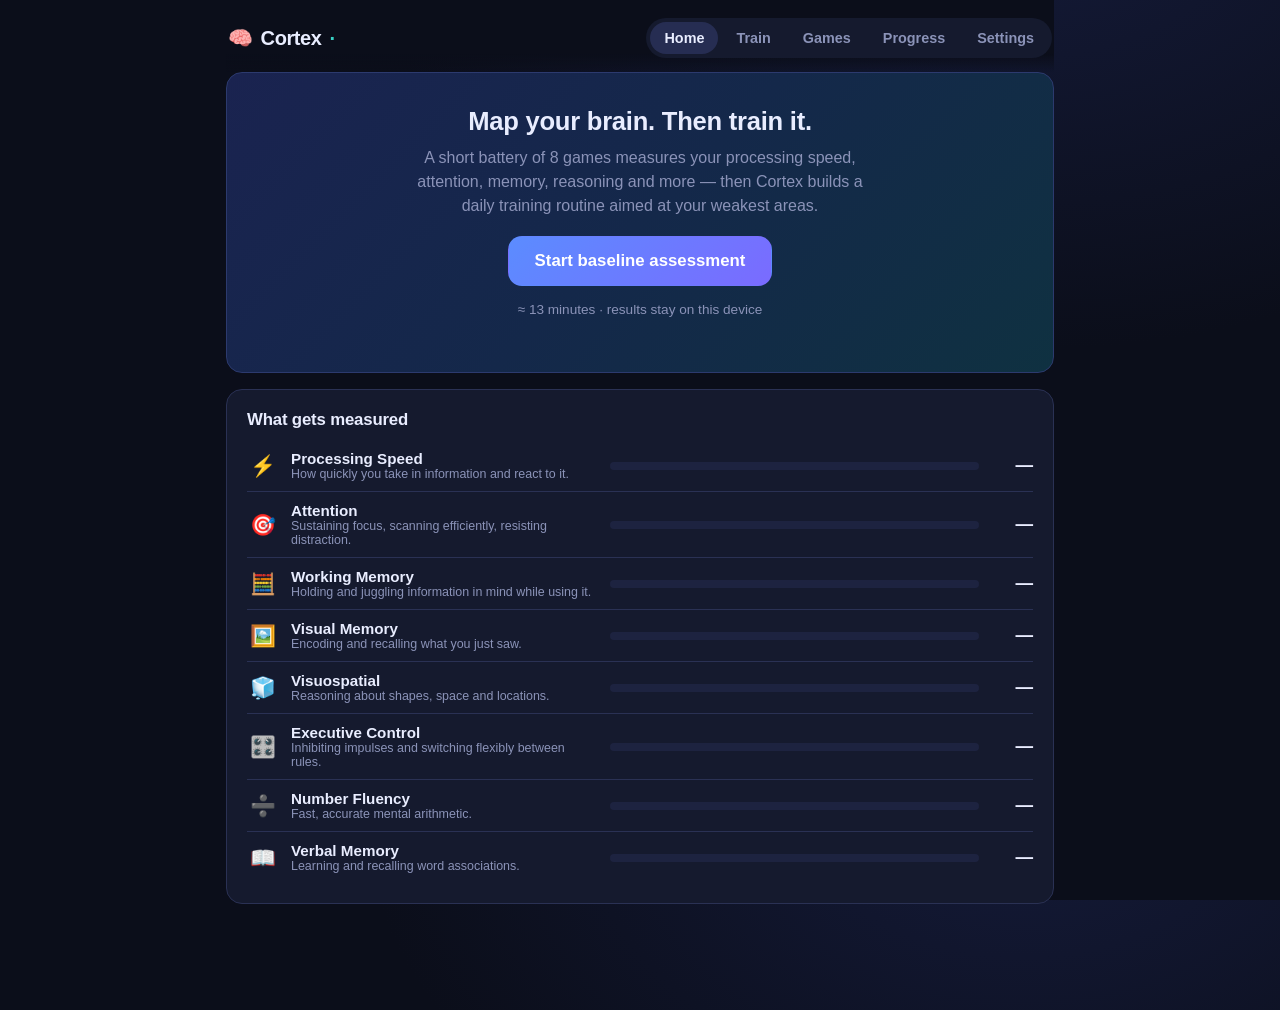
<file: index.html>
<!DOCTYPE html>
<html lang="en">
<head>
  <meta charset="UTF-8">
  <meta name="viewport" content="width=device-width, initial-scale=1.0, maximum-scale=1.0, user-scalable=no, viewport-fit=cover">
  <title>Cortex — Brain Training</title>
  <meta name="theme-color" content="#0b0e1a">
  <!-- iOS home-screen app -->
  <meta name="apple-mobile-web-app-capable" content="yes">
  <meta name="mobile-web-app-capable" content="yes">
  <meta name="apple-mobile-web-app-status-bar-style" content="black-translucent">
  <meta name="apple-mobile-web-app-title" content="Cortex">
  <link rel="apple-touch-icon" href="icons/apple-touch-icon.png">
  <link rel="manifest" href="manifest.webmanifest">
  <link rel="icon" href="data:image/svg+xml,<svg xmlns=%22http://www.w3.org/2000/svg%22 viewBox=%220 0 100 100%22><text y=%22.9em%22 font-size=%2290%22>🧠</text></svg>">
  <link rel="stylesheet" href="css/style.css">
</head>
<body>
  <div id="app">
    <header id="topbar"></header>
    <main id="main"></main>
  </div>

  <!-- Core (order matters: classic scripts, no build step) -->
  <script src="js/core.js"></script>
  <script src="js/charts.js"></script>
  <script src="js/engine.js"></script>

  <!-- Games (each registers itself with the engine) -->
  <script src="js/tasks/reaction.js"></script>
  <script src="js/tasks/symbols.js"></script>
  <script src="js/tasks/gonogo.js"></script>
  <script src="js/tasks/search.js"></script>
  <script src="js/tasks/nback.js"></script>
  <script src="js/tasks/digitspan.js"></script>
  <script src="js/tasks/spatialspan.js"></script>
  <script src="js/tasks/rotation.js"></script>
  <script src="js/tasks/stroop.js"></script>
  <script src="js/tasks/switching.js"></script>
  <script src="js/tasks/matrix.js"></script>
  <script src="js/tasks/math.js"></script>
  <script src="js/tasks/wordpairs.js"></script>
  <!-- v3 games — keep AFTER the originals: sync codes index into this order -->
  <script src="js/tasks/flanker.js"></script>
  <script src="js/tasks/trails.js"></script>
  <script src="js/tasks/mot.js"></script>
  <script src="js/tasks/flicker.js"></script>
  <script src="js/tasks/tempo.js"></script>
  <script src="js/tasks/flashcount.js"></script>
  <script src="js/tasks/dualnback.js"></script>
  <script src="js/tasks/tower.js"></script>

  <!-- App logic -->
  <script src="js/assessment.js"></script>
  <script src="js/training.js"></script>
  <script src="js/achievements.js"></script>
  <script src="js/report.js"></script>
  <script src="js/sync.js"></script>
  <script src="js/main.js"></script>
  <script src="js/gamedetail.js"></script> <!-- after main.js: uses BT.registerScreen -->

  <script>
    // Offline support — service workers need a secure context (https or localhost).
    // Over plain http on a LAN this quietly does nothing; the app still works online.
    if ('serviceWorker' in navigator &&
        (location.protocol === 'https:' || ['localhost', '127.0.0.1'].includes(location.hostname))) {
      window.addEventListener('load', () => {
        navigator.serviceWorker.register('sw.js').catch(() => {});
      });
    }
  </script>
</body>
</html>
</file>
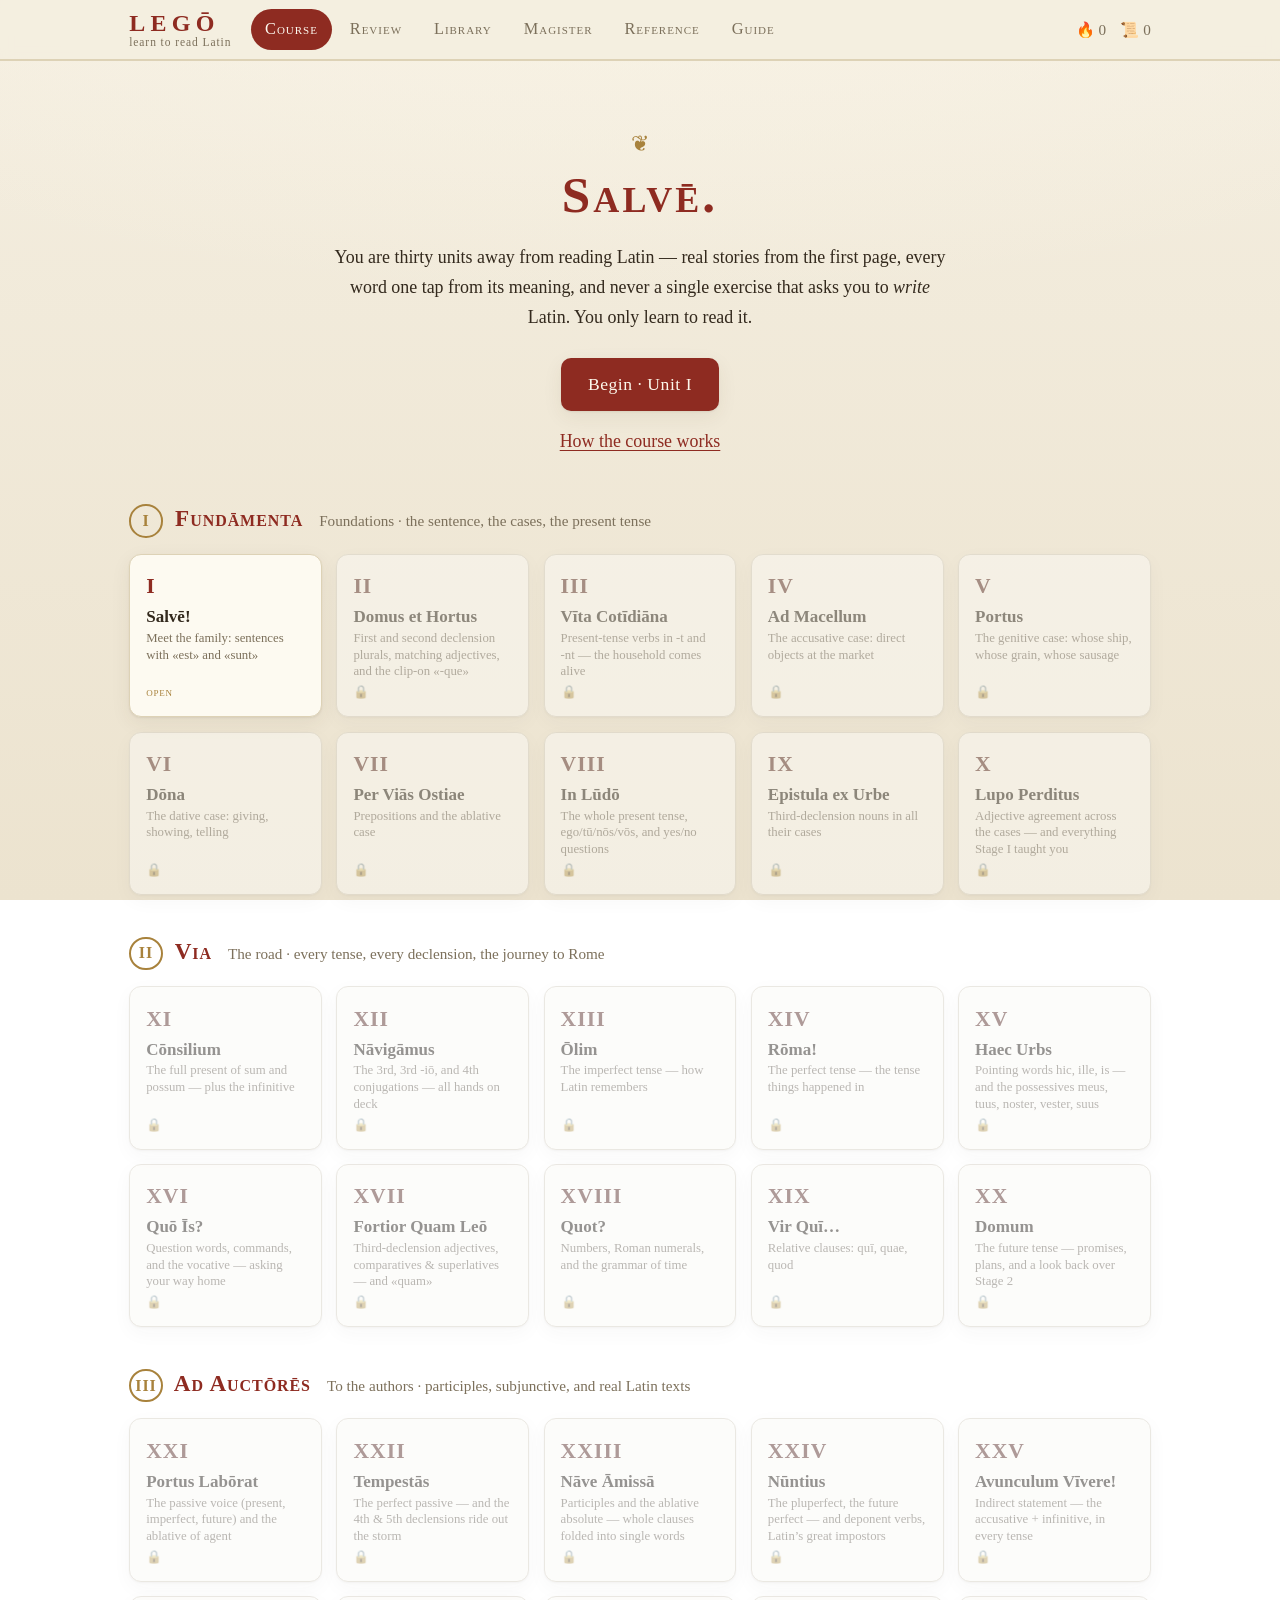
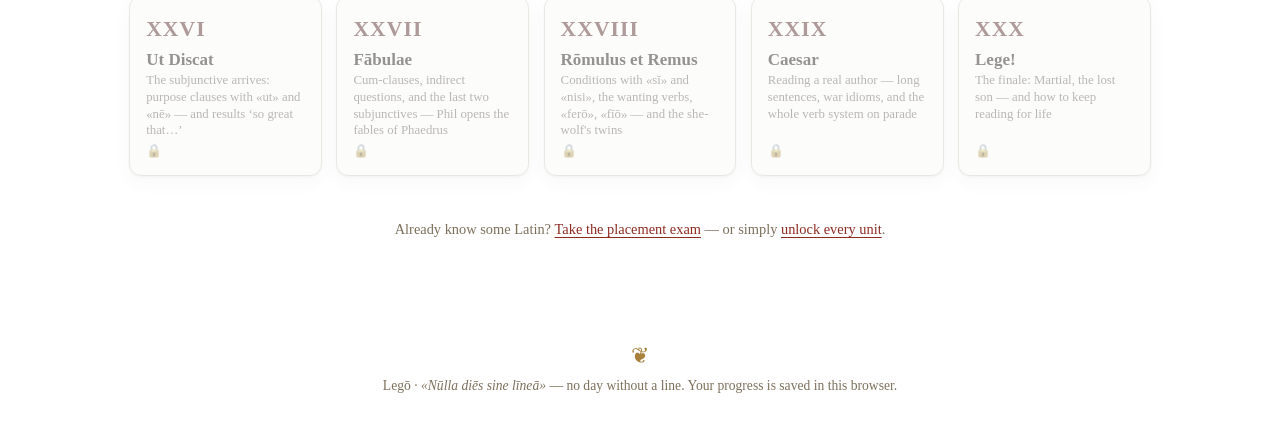
<file: latin/index.html>
<!DOCTYPE html>
<html lang="en">
<head>
  <meta charset="UTF-8">
  <meta name="viewport" content="width=device-width, initial-scale=1.0">
  <title>Legō — Learn to Read Latin</title>
  <meta name="description" content="A 30-unit course that teaches you to read Latin from scratch — graded stories, tap-to-gloss readings, and spaced-repetition vocabulary.">
  <link rel="icon" href="data:image/svg+xml,<svg xmlns=%22http://www.w3.org/2000/svg%22 viewBox=%220 0 100 100%22><text y=%22.9em%22 font-size=%2290%22>🏛️</text></svg>">
  <meta name="theme-color" content="#8e2b21">
  <link rel="manifest" href="manifest.webmanifest">
  <link rel="apple-touch-icon" href="icon-180.png">
  <meta name="mobile-web-app-capable" content="yes">
  <meta name="apple-mobile-web-app-capable" content="yes">
  <meta name="apple-mobile-web-app-status-bar-style" content="default">
  <meta name="apple-mobile-web-app-title" content="Legō">
  <link rel="stylesheet" href="css/style.css">
</head>
<body>
  <header id="nav"></header>
  <main id="app"></main>
  <footer id="foot">
    <span class="orn">❦</span>
    <p>Legō · <em>«Nūlla diēs sine līneā»</em> — no day without a line. Your progress is saved in this browser.</p>
  </footer>
  <div id="glosstip" aria-live="polite"></div>

  <script src="js/data.js"></script>
  <script src="data/units/unit01.js"></script>
  <script src="data/units/unit02.js"></script>
  <script src="data/units/unit03.js"></script>
  <script src="data/units/unit04.js"></script>
  <script src="data/units/unit05.js"></script>
  <script src="data/units/unit06.js"></script>
  <script src="data/units/unit07.js"></script>
  <script src="data/units/unit08.js"></script>
  <script src="data/units/unit09.js"></script>
  <script src="data/units/unit10.js"></script>
  <script src="data/units/unit11.js"></script>
  <script src="data/units/unit12.js"></script>
  <script src="data/units/unit13.js"></script>
  <script src="data/units/unit14.js"></script>
  <script src="data/units/unit15.js"></script>
  <script src="data/units/unit16.js"></script>
  <script src="data/units/unit17.js"></script>
  <script src="data/units/unit18.js"></script>
  <script src="data/units/unit19.js"></script>
  <script src="data/units/unit20.js"></script>
  <script src="data/units/unit21.js"></script>
  <script src="data/units/unit22.js"></script>
  <script src="data/units/unit23.js"></script>
  <script src="data/units/unit24.js"></script>
  <script src="data/units/unit25.js"></script>
  <script src="data/units/unit26.js"></script>
  <script src="data/units/unit27.js"></script>
  <script src="data/units/unit28.js"></script>
  <script src="data/units/unit29.js"></script>
  <script src="data/units/unit30.js"></script>
  <script src="js/phonetics.js"></script>
  <script src="js/srs.js"></script>
  <script src="js/app.js"></script>
  <script src="js/lesson.js"></script>
  <script src="js/review.js"></script>
  <script src="js/library.js"></script>
  <script src="js/magister.js"></script>
  <script src="js/reference.js"></script>
  <script>
    if ('serviceWorker' in navigator && location.protocol.startsWith('http')) {
      navigator.serviceWorker.register('sw.js').catch(function () {});
    }
  </script>
</body>
</html>
</file>
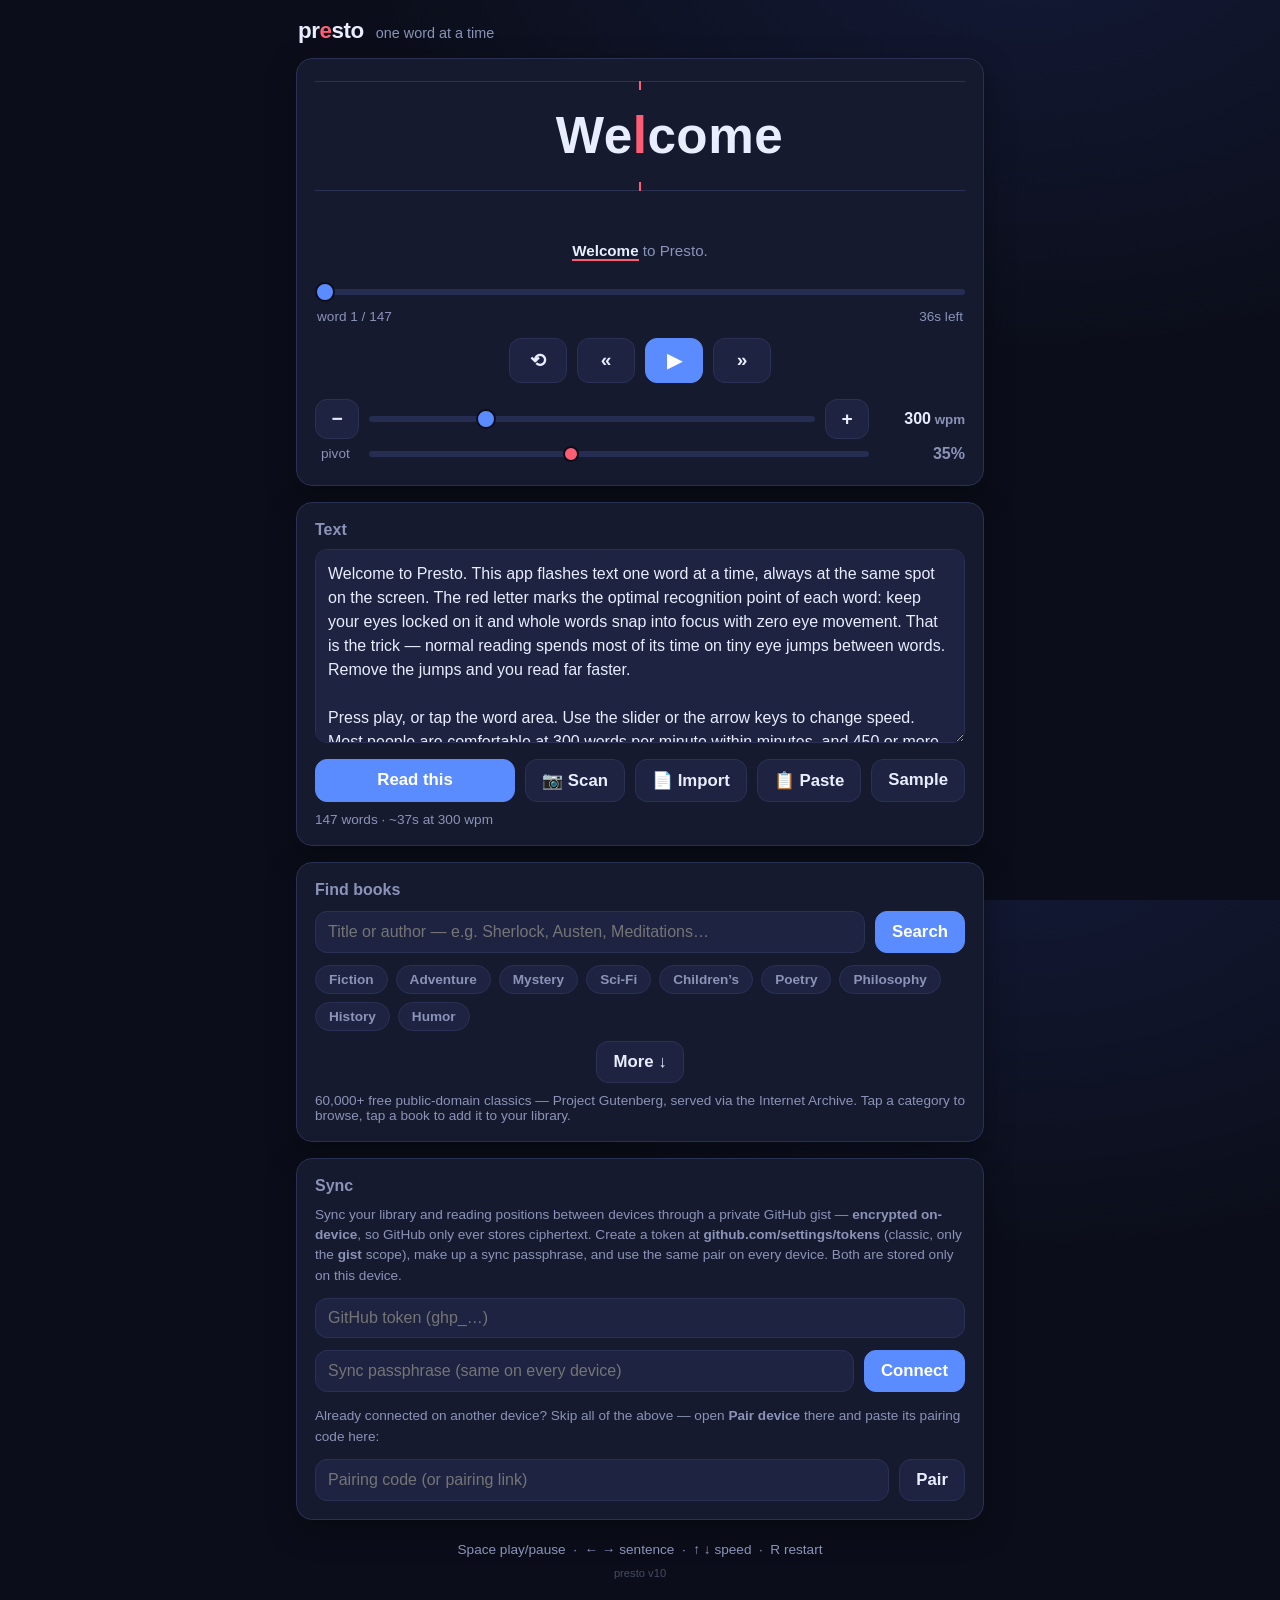
<file: reader/index.html>
<!doctype html>
<html lang="en">
<head>
  <meta charset="utf-8">
  <meta name="viewport" content="width=device-width, initial-scale=1, viewport-fit=cover, user-scalable=no">
  <title>Presto — Speed Reader</title>
  <meta name="theme-color" content="#0b0e1a">
  <link rel="manifest" href="manifest.webmanifest">
  <link rel="icon" href="icon.svg" type="image/svg+xml">
  <link rel="apple-touch-icon" href="icon-180.png">
  <meta name="apple-mobile-web-app-capable" content="yes">
  <meta name="apple-mobile-web-app-status-bar-style" content="black-translucent">
  <meta name="apple-mobile-web-app-title" content="Presto">
  <link rel="stylesheet" href="css/style.css">
</head>
<body>
  <div id="app">
    <header id="topbar">
      <div class="logo">pr<span class="pivot">e</span>sto</div>
      <div class="tagline muted">one word at a time</div>
    </header>

    <section id="stage" class="panel">
      <button id="btn-exit" title="Exit reading mode (Esc)">✕</button>
      <div id="reticle" title="Tap to play / pause">
        <div class="guide"><span class="notch notch-top"></span></div>
        <div id="word"><span id="w-before"></span><span id="w-pivot"></span><span id="w-after"></span></div>
        <div class="guide"><span class="notch notch-bottom"></span></div>
      </div>
      <div id="leadin"></div>

      <div id="context" class="muted" hidden></div>

      <input id="scrub" type="range" min="0" max="0" value="0" step="1" aria-label="Position">
      <div id="stats" class="muted small">
        <span id="stat-pos">–</span>
        <span id="stat-left">–</span>
      </div>

      <div id="transport">
        <button id="btn-restart" class="ctl" title="Restart (R)">⟲</button>
        <button id="btn-back" class="ctl" title="Previous sentence (←)">«</button>
        <button id="btn-play" class="ctl primary" title="Play / pause (Space)">▶</button>
        <button id="btn-fwd" class="ctl" title="Next sentence (→)">»</button>
      </div>

      <div id="speed">
        <button id="wpm-minus" class="ctl small-ctl" title="Slower (↓)">−</button>
        <input id="wpm" type="range" min="100" max="900" step="25" value="300" aria-label="Speed">
        <button id="wpm-plus" class="ctl small-ctl" title="Faster (↑)">+</button>
        <div id="wpm-val">300<small> wpm</small></div>
      </div>

      <div id="pivot-row" title="Where the red letter sits within each word">
        <span class="muted small">pivot</span>
        <input id="bias" type="range" min="25" max="50" step="1" value="35" aria-label="Pivot position">
        <div id="bias-val" class="muted">35%</div>
      </div>
    </section>

    <section id="library" class="panel" hidden>
      <h2>Library</h2>
      <div id="book-list"></div>
    </section>

    <section id="source" class="panel">
      <h2>Text</h2>
      <textarea id="text" rows="7" placeholder="Paste anything here — an article, an email, a chapter…" spellcheck="false"></textarea>
      <div class="row">
        <button id="btn-load" class="ctl primary wide">Read this</button>
        <button id="btn-scan" class="ctl">📷 Scan</button>
        <button id="btn-pdf" class="ctl" title="PDF, EPUB or plain text">📄 Import</button>
        <button id="btn-paste" class="ctl">📋 Paste</button>
        <button id="btn-sample" class="ctl">Sample</button>
        <button id="btn-cancel" class="ctl" hidden>✕ Stop</button>
      </div>
      <input id="scan-file" type="file" accept="image/*" hidden>
      <input id="pdf-file" type="file" accept="application/pdf,.pdf,application/epub+zip,.epub,text/plain,.txt" hidden>
      <div id="text-stats" class="muted small"></div>
    </section>

    <section id="discover" class="panel">
      <h2>Find books</h2>
      <div class="row">
        <input id="find-q" class="field" type="search" placeholder="Title or author — e.g. Sherlock, Austen, Meditations…" autocomplete="off">
        <button id="btn-find" class="ctl primary">Search</button>
      </div>
      <div id="find-chips" class="chips"></div>
      <div id="find-results"></div>
      <button id="btn-find-more" class="ctl" hidden>More ↓</button>
      <p class="muted small">60,000+ free public-domain classics — Project Gutenberg, served via the Internet Archive. Tap a category to browse, tap a book to add it to your library.</p>
    </section>

    <section id="sync" class="panel">
      <h2>Sync</h2>
      <div id="sync-setup">
        <p class="muted small">Sync your library and reading positions between devices through a
        private GitHub gist — <b>encrypted on-device</b>, so GitHub only ever stores ciphertext.
        Create a token at <b>github.com/settings/tokens</b> (classic, only the <b>gist</b> scope),
        make up a sync passphrase, and use the same pair on every device. Both are stored only on
        this device.</p>
        <div class="row">
          <input id="gh-token" class="field" type="password" placeholder="GitHub token (ghp_…)" autocomplete="off" spellcheck="false">
        </div>
        <div class="row">
          <input id="gh-pass" class="field" type="password" placeholder="Sync passphrase (same on every device)" autocomplete="off" spellcheck="false">
          <button id="btn-token-save" class="ctl primary">Connect</button>
        </div>
        <p class="muted small pair-hint">Already connected on another device? Skip all of the above —
        open <b>Pair device</b> there and paste its pairing code here:</p>
        <div class="row">
          <input id="pair-code-in" class="field" type="password" placeholder="Pairing code (or pairing link)" autocomplete="off" spellcheck="false">
          <button id="btn-pair-in" class="ctl">Pair</button>
        </div>
      </div>
      <div id="sync-on" hidden>
        <div class="row sync-row">
          <span id="sync-status" class="muted small">…</span>
          <button id="btn-sync" class="ctl">Sync now</button>
          <button id="btn-pair" class="ctl" title="Connect another device without touching GitHub">Pair device</button>
          <button id="btn-sync-off" class="ctl" title="Forget the token on this device">Disconnect</button>
        </div>
        <div id="pair-box" hidden>
          <p class="muted small">Scan with the other device's camera — or copy the code and paste it
          into that device's <b>Pairing code</b> box (on iPhone, use the installed app's box; Mac → iPhone
          copy-paste works via Universal Clipboard). This code contains your sync credentials — keep it private.</p>
          <div id="pair-qr"></div>
          <div class="row">
            <input id="pair-code-out" class="field" readonly>
            <button id="btn-pair-copy" class="ctl">Copy</button>
          </div>
        </div>
      </div>
    </section>

    <footer class="muted small">Space play/pause &nbsp;·&nbsp; ← → sentence &nbsp;·&nbsp; ↑ ↓ speed &nbsp;·&nbsp; R restart</footer>
    <div id="version" class="muted"></div>
  </div>
  <script src="js/app.js"></script>
</body>
</html>
</file>
<file: css/style.css>
/* ============================================================
   Cortex — style.css
   Dark, high-contrast, touch-friendly. CSS variables for theme;
   shared task-component classes documented in docs/ARCHITECTURE.md
   ============================================================ */

:root {
  --bg: #0b0e1a;
  --panel: #151a2e;
  --panel-2: #1d2340;
  --panel-3: #262d52;
  --line: #2a3154;
  --text: #e9edff;
  --muted: #8b93b8;
  --accent: #5b8cff;
  --accent-2: #38d0c4;
  --good: #3ddc84;
  --bad: #ff5d73;
  --warn: #ffb454;
  --ink-red: #ff5d73;
  --ink-blue: #5b8cff;
  --ink-green: #3ddc84;
  --ink-yellow: #ffb454;
  --radius: 16px;
  --shadow: 0 10px 30px rgba(0, 0, 0, 0.35);
  --font: -apple-system, BlinkMacSystemFont, "SF Pro Text", "Segoe UI", Inter, Roboto, sans-serif;
}

* { box-sizing: border-box; margin: 0; padding: 0; }
html, body { height: 100%; overscroll-behavior: none; }
body {
  background: radial-gradient(1200px 800px at 80% -10%, #141a38 0%, var(--bg) 55%);
  color: var(--text);
  font-family: var(--font);
  -webkit-font-smoothing: antialiased;
  touch-action: manipulation;
}
body.task-open { overflow: hidden; }

button { font-family: inherit; color: inherit; }
canvas { display: block; }
.muted { color: var(--muted); }
.small { font-size: 0.85rem; }
h1, h2, h3 { font-weight: 700; letter-spacing: -0.01em; }

/* ---------------- App shell ---------------- */
#app {
  max-width: 860px; margin: 0 auto;
  padding: 0 16px 90px;
  /* keep clear of the iPhone home indicator & curved edges in standalone mode */
  padding-left: max(16px, env(safe-area-inset-left, 0px));
  padding-right: max(16px, env(safe-area-inset-right, 0px));
  padding-bottom: calc(90px + env(safe-area-inset-bottom, 0px));
}

#topbar {
  display: flex; align-items: center; gap: 10px;
  padding: 18px 2px 14px;
  padding-top: calc(18px + env(safe-area-inset-top, 0px)); /* Dynamic Island clearance */
  position: sticky; top: 0; z-index: 20;
  background: linear-gradient(var(--bg) 75%, transparent);
}
#topbar .logo {
  font-size: 1.25rem; font-weight: 800; letter-spacing: -0.02em;
  display: flex; align-items: center; gap: 8px; margin-right: auto;
}
#topbar .logo .spark { color: var(--accent-2); }

.nav { display: flex; gap: 4px; background: var(--panel); border-radius: 999px; padding: 4px; }
.nav button {
  border: 0; background: transparent; color: var(--muted);
  padding: 8px 14px; border-radius: 999px; cursor: pointer;
  font-size: 0.9rem; font-weight: 600; transition: background .15s, color .15s;
}
.nav button:hover { color: var(--text); }
.nav button.active { background: var(--panel-3); color: var(--text); }

@media (max-width: 640px) {
  #topbar { flex-wrap: wrap; }
  .nav { width: 100%; justify-content: space-between; }
  .nav button { flex: 1; padding: 8px 4px; font-size: 0.8rem; }
}

/* ---------------- Cards & layout ---------------- */
.card {
  background: var(--panel);
  border: 1px solid var(--line);
  border-radius: var(--radius);
  padding: 20px;
  margin-bottom: 16px;
}
.card h2 { font-size: 1.05rem; margin-bottom: 10px; }
.card .sub { color: var(--muted); font-size: 0.9rem; }

.grid-2 { display: grid; grid-template-columns: 1fr 1fr; gap: 16px; }
@media (max-width: 640px) { .grid-2 { grid-template-columns: 1fr; } }

.grid-cards { display: grid; grid-template-columns: repeat(auto-fill, minmax(230px, 1fr)); gap: 14px; }

.hero {
  background: linear-gradient(135deg, #1a2350 0%, #14284a 50%, #0f3141 100%);
  border: 1px solid #2c3a6e;
  text-align: center; padding: 34px 24px;
}
.hero h1 { font-size: 1.6rem; margin-bottom: 10px; }
.hero p { color: var(--muted); max-width: 480px; margin: 0 auto 18px; line-height: 1.5; }

/* ---------------- Buttons ---------------- */
.btn {
  display: inline-flex; align-items: center; justify-content: center; gap: 8px;
  border: 1px solid var(--line); background: var(--panel-2); color: var(--text);
  border-radius: 12px; padding: 10px 18px; font-size: 0.95rem; font-weight: 600;
  cursor: pointer; transition: transform .06s, background .15s, border-color .15s;
  user-select: none; -webkit-user-select: none;
}
.btn:hover { background: var(--panel-3); }
.btn:active { transform: scale(0.97); }
.btn.primary {
  background: linear-gradient(135deg, var(--accent), #7a6bff);
  border-color: transparent; color: #fff;
}
.btn.primary:hover { filter: brightness(1.1); }
.btn.ghost { background: transparent; }
.btn.danger { background: transparent; border-color: var(--bad); color: var(--bad); }
.btn.big { padding: 14px 26px; font-size: 1.05rem; border-radius: 14px; }
.btn:disabled { opacity: 0.45; cursor: default; }
.btn-row { display: flex; gap: 10px; justify-content: flex-end; margin-top: 18px; flex-wrap: wrap; }

.pill {
  display: inline-flex; align-items: center; gap: 5px;
  background: var(--panel-2); border: 1px solid var(--line);
  border-radius: 999px; padding: 3px 10px; font-size: 0.75rem; color: var(--muted);
  font-weight: 600;
}
.pill.focus { border-color: var(--accent); color: var(--accent); }

/* ---------------- Domain / stat rows ---------------- */
.domain-row {
  display: flex; align-items: center; gap: 12px; padding: 10px 0;
  border-bottom: 1px solid var(--line);
}
.domain-row:last-child { border-bottom: 0; }
.domain-row .d-icon { font-size: 1.3rem; width: 32px; text-align: center; }
.domain-row .d-name { flex: 1; min-width: 0; }
.domain-row .d-name .nm { font-weight: 600; font-size: 0.95rem; }
.domain-row .d-name .bl { color: var(--muted); font-size: 0.78rem; }
.domain-row .d-score { font-weight: 800; font-size: 1.1rem; width: 42px; text-align: right; }

.meter { flex: 1.2; height: 8px; background: var(--panel-2); border-radius: 99px; overflow: hidden; }
.meter > div { height: 100%; border-radius: 99px; background: linear-gradient(90deg, var(--accent), var(--accent-2)); }

/* ---------------- Streak / today ---------------- */
.stat-strip { display: flex; gap: 12px; }
.stat-box {
  flex: 1; background: var(--panel-2); border-radius: 12px; padding: 12px;
  text-align: center;
}
.stat-box .v { font-size: 1.5rem; font-weight: 800; }
.stat-box .l { color: var(--muted); font-size: 0.75rem; margin-top: 2px; }

.today-item {
  display: flex; align-items: center; gap: 12px; padding: 10px 12px;
  background: var(--panel-2); border-radius: 12px; margin-bottom: 8px;
}
.today-item .t-icon { font-size: 1.4rem; }
.today-item .t-name { flex: 1; font-weight: 600; }
.today-item .t-done { color: var(--good); font-weight: 700; }
.today-item.done { opacity: 0.65; }

/* ---------------- Game library ---------------- */
.game-card {
  background: var(--panel); border: 1px solid var(--line);
  border-radius: var(--radius); padding: 16px; cursor: pointer;
  transition: border-color .15s, transform .1s;
}
.game-card:hover { border-color: var(--accent); transform: translateY(-2px); }
.game-card .g-icon { font-size: 1.9rem; }
.game-card .g-name { font-weight: 700; margin: 8px 0 2px; }
.game-card .g-meta { display: flex; gap: 6px; margin-top: 10px; flex-wrap: wrap; }

/* ---------------- Overlays / dialogs ---------------- */
.overlay {
  position: fixed; inset: 0; z-index: 300; /* above .task-layer (200) — quit dialog must cover a running game */
  background: rgba(5, 7, 15, 0.72); backdrop-filter: blur(6px);
  display: flex; align-items: center; justify-content: center; padding: 18px;
}
.overlay-card {
  background: var(--panel); border: 1px solid var(--line);
  border-radius: var(--radius); box-shadow: var(--shadow);
  padding: 24px; max-width: 480px; width: 100%;
  max-height: 88vh; overflow-y: auto;
}
.overlay-card h3 { margin-bottom: 8px; }
.overlay-card p { line-height: 1.5; }

/* ---------------- Task layer (full-screen runner) ---------------- */
.task-layer {
  position: fixed; inset: 0; z-index: 200;
  background: var(--bg);
  display: flex; flex-direction: column;
}
.task-top {
  display: flex; align-items: center; gap: 12px;
  padding: 14px 16px 10px; max-width: 860px; margin: 0 auto; width: 100%;
  padding-top: calc(14px + env(safe-area-inset-top, 0px)); /* Dynamic Island clearance */
}
.task-top .t-quit {
  border: 1px solid var(--line); background: var(--panel); color: var(--muted);
  width: 36px; height: 36px; border-radius: 10px; cursor: pointer; font-size: 1rem;
}
.task-top .t-quit:hover { color: var(--bad); border-color: var(--bad); }
.task-top .t-title { font-weight: 700; display: flex; align-items: center; gap: 8px; }
.task-top .t-seq { margin-left: auto; color: var(--muted); font-weight: 600; font-size: 0.85rem; }

.task-progress {
  height: 5px; background: var(--panel-2); border-radius: 99px;
  margin: 0 16px; max-width: 828px; width: calc(100% - 32px);
  align-self: center; overflow: hidden;
}
.task-progress .bar {
  height: 100%; width: 0%;
  background: linear-gradient(90deg, var(--accent), var(--accent-2));
  border-radius: 99px; transition: width .2s linear;
}
.task-stat {
  text-align: center; color: var(--muted); font-size: 0.85rem; font-weight: 600;
  padding: 6px 0 0; min-height: 26px;
}

.task-stage {
  flex: 1; position: relative; overflow: hidden;
  max-width: 860px; width: 100%; margin: 0 auto; padding: 10px 16px 24px;
  padding-bottom: calc(24px + env(safe-area-inset-bottom, 0px));
  display: flex; flex-direction: column;
}
.task-stage.flash-good { animation: flashGood .3s; }
.task-stage.flash-bad { animation: flashBad .3s; }
@keyframes flashGood { 0% { box-shadow: inset 0 0 0 3px var(--good); } 100% { box-shadow: inset 0 0 0 0 transparent; } }
@keyframes flashBad { 0% { box-shadow: inset 0 0 0 3px var(--bad); } 100% { box-shadow: inset 0 0 0 0 transparent; } }

/* Instructions / countdown / results inside task layer */
.task-veil {
  position: absolute; inset: 0; z-index: 5;
  display: flex; align-items: center; justify-content: center;
  background: var(--bg); padding: 20px;
}
.task-intro { max-width: 440px; text-align: center; }
.task-intro .ti-icon { font-size: 3rem; }
.task-intro h2 { font-size: 1.4rem; margin: 10px 0 4px; }
.task-intro .ti-domain { margin-bottom: 14px; }
.task-intro ul { text-align: left; margin: 0 auto 20px; padding-left: 22px; color: var(--muted); line-height: 1.7; max-width: 380px; }

.countdown { font-size: 6rem; font-weight: 800; color: var(--accent-2); animation: pulse .9s infinite; }
@keyframes pulse { 0% { transform: scale(1); opacity: 1; } 100% { transform: scale(1.25); opacity: 0.25; } }

.score-ring {
  width: 140px; height: 140px; border-radius: 50%;
  display: flex; align-items: center; justify-content: center;
  margin: 0 auto 14px; position: relative;
}
.score-ring .inner {
  width: 112px; height: 112px; border-radius: 50%; background: var(--panel);
  display: flex; flex-direction: column; align-items: center; justify-content: center;
}
.score-ring .inner .s { font-size: 2.2rem; font-weight: 800; line-height: 1; }
.score-ring .inner .of { color: var(--muted); font-size: 0.72rem; }
.result-box { text-align: center; max-width: 380px; }
.result-box .r-primary { font-size: 1.05rem; font-weight: 600; margin-bottom: 4px; }
.result-box .r-delta { font-size: 0.9rem; margin-bottom: 14px; }
.result-box .r-delta.up { color: var(--good); }
.result-box .r-delta.down { color: var(--bad); }
.result-box .r-level { color: var(--warn); font-weight: 700; margin-bottom: 14px; }

/* ============================================================
   Shared task components (used by js/tasks/*.js)
   ============================================================ */

.stage-center {
  flex: 1; display: flex; flex-direction: column;
  align-items: center; justify-content: center; gap: 18px;
  min-height: 0;
}
.task-msg { color: var(--muted); font-size: 1rem; text-align: center; }

.stim-box {
  height: 210px; display: flex; align-items: center; justify-content: center;
  width: 100%;
}
.stim { font-size: 5.5rem; font-weight: 800; line-height: 1; text-align: center; }
@media (max-height: 640px) { .stim-box { height: 150px; } .stim { font-size: 4rem; } }

/* Grid boards (n-back, memory matrix, spatial span, search) */
.board { display: grid; gap: 10px; touch-action: manipulation; }
.tile {
  background: var(--panel-2); border: 1px solid var(--line); border-radius: 12px;
  aspect-ratio: 1; cursor: pointer; transition: background .1s, transform .06s;
  display: flex; align-items: center; justify-content: center;
  font-weight: 700; font-size: 1.2rem;
  min-width: 44px; min-height: 44px;
}
.tile:active { transform: scale(0.95); }
.tile.lit { background: var(--accent); border-color: var(--accent); }
.tile.good { background: var(--good); border-color: var(--good); color: #06281a; }
.tile.bad { background: var(--bad); border-color: var(--bad); color: #33060d; }
.tile.reveal { background: var(--panel-3); border-color: var(--accent-2); }
.tile.hollow { background: transparent; border-style: dashed; cursor: default; }

/* Choice buttons (stroop, switching, rotation) */
.choice-row { display: flex; gap: 14px; justify-content: center; flex-wrap: wrap; width: 100%; }
.choice {
  border: 1px solid var(--line); background: var(--panel-2); color: var(--text);
  border-radius: 14px; padding: 18px 10px; font-size: 1.05rem; font-weight: 700;
  cursor: pointer; min-width: 110px; flex: 0 1 150px;
  transition: transform .06s, background .12s;
  user-select: none; -webkit-user-select: none;
}
.choice:active { transform: scale(0.96); background: var(--panel-3); }
.choice .key-hint { display: block; color: var(--muted); font-size: 0.7rem; font-weight: 600; margin-top: 4px; }
@media (pointer: coarse) { .choice .key-hint { display: none; } }

/* Numeric keypad (digit span, math, symbols) */
.keypad {
  display: grid; grid-template-columns: repeat(3, 1fr); gap: 8px;
  width: min(300px, 86vw);
}
.keypad.wide { grid-template-columns: repeat(5, 1fr); width: min(420px, 92vw); }
.key {
  border: 1px solid var(--line); background: var(--panel-2); color: var(--text);
  border-radius: 12px; padding: 14px 0; font-size: 1.25rem; font-weight: 700;
  cursor: pointer; user-select: none; -webkit-user-select: none;
  transition: transform .05s, background .1s;
}
.key:active { transform: scale(0.94); background: var(--panel-3); }
.key.action { color: var(--accent-2); font-size: 1rem; }

.answer-line {
  min-height: 52px; font-size: 2rem; font-weight: 800; letter-spacing: 0.15em;
  display: flex; align-items: center; justify-content: center;
  border-bottom: 2px solid var(--line); padding: 0 22px; min-width: 180px;
}

/* Symbol coding legend */
.legend-row { display: flex; gap: 8px; justify-content: center; flex-wrap: wrap; }
.legend-cell {
  background: var(--panel-2); border: 1px solid var(--line); border-radius: 10px;
  padding: 8px 12px; text-align: center; min-width: 52px;
}
.legend-cell .sym { font-size: 1.35rem; display: block; }
.legend-cell .dig { color: var(--muted); font-weight: 700; font-size: 0.85rem; }

/* Ink colors (stroop etc.) */
.ink-red { color: var(--ink-red); }
.ink-blue { color: var(--ink-blue); }
.ink-green { color: var(--ink-green); }
.ink-yellow { color: var(--ink-yellow); }
.ink-white { color: #f2f4ff; }
.ink-gray { color: #79819f; }
.fill-red { background: var(--ink-red) !important; border-color: var(--ink-red) !important; }
.fill-blue { background: var(--ink-blue) !important; border-color: var(--ink-blue) !important; }
.fill-green { background: var(--ink-green) !important; border-color: var(--ink-green) !important; }
.fill-yellow { background: var(--ink-yellow) !important; border-color: var(--ink-yellow) !important; }

/* Full-stage tap pad (reaction, go/no-go) */
.tap-pad {
  flex: 1; width: 100%; border-radius: var(--radius);
  border: 1px solid var(--line); background: var(--panel);
  display: flex; flex-direction: column; align-items: center; justify-content: center;
  gap: 14px; cursor: pointer; user-select: none; -webkit-user-select: none;
  font-size: 1.1rem; font-weight: 600; color: var(--muted);
  min-height: 220px;
}
.tap-pad .big-shape { font-size: 7rem; line-height: 1; }

/* Progress screen bits */
.sessions-table { width: 100%; border-collapse: collapse; font-size: 0.85rem; }
.sessions-table th { color: var(--muted); text-align: left; font-weight: 600; padding: 6px 8px; border-bottom: 1px solid var(--line); }
.sessions-table td { padding: 7px 8px; border-bottom: 1px solid var(--line); }
.sessions-table tr:last-child td { border-bottom: 0; }

.seg { display: flex; gap: 6px; flex-wrap: wrap; margin-bottom: 12px; }
.seg button {
  border: 1px solid var(--line); background: var(--panel-2); color: var(--muted);
  border-radius: 999px; padding: 6px 12px; font-size: 0.8rem; font-weight: 600; cursor: pointer;
}
.seg button.active { background: var(--panel-3); color: var(--text); border-color: var(--accent); }

/* Toggle switch */
.toggle-row { display: flex; align-items: center; justify-content: space-between; padding: 12px 0; border-bottom: 1px solid var(--line); }
.toggle-row:last-child { border-bottom: 0; }
.switch { position: relative; width: 46px; height: 26px; flex-shrink: 0; }
.switch input { opacity: 0; width: 0; height: 0; }
.switch .slider {
  position: absolute; inset: 0; background: var(--panel-3); border-radius: 99px;
  cursor: pointer; transition: background .15s;
}
.switch .slider::before {
  content: ""; position: absolute; width: 20px; height: 20px; border-radius: 50%;
  background: var(--muted); top: 3px; left: 3px; transition: transform .15s, background .15s;
}
.switch input:checked + .slider { background: var(--accent); }
.switch input:checked + .slider::before { transform: translateX(20px); background: #fff; }

/* ---------------- v2: rounds, ceremonies, combos ---------------- */
.task-layer { touch-action: none; } /* taps still fire; browser pan/zoom gestures don't */
.task-layer .tile, .task-layer .tap-pad, .task-layer .choice, .task-layer .key {
  -webkit-touch-callout: none;
}

.intro-demo {
  background: var(--panel-2); border: 1px solid var(--line); border-radius: 12px;
  padding: 12px; margin: 0 auto 18px; max-width: 300px;
}

.practice-banner {
  text-align: center; font-size: 0.75rem; font-weight: 800; letter-spacing: 0.12em;
  color: var(--warn); padding: 4px 0 0;
}

.combo-float {
  position: absolute; left: 50%; top: 38%;
  transform: translateX(-50%);
  font-size: 1.4rem; font-weight: 800; color: var(--accent-2);
  pointer-events: none; z-index: 4;
  animation: comboRise 1.05s ease-out forwards;
}
@keyframes comboRise {
  0% { opacity: 0; transform: translateX(-50%) translateY(10px) scale(0.8); }
  20% { opacity: 1; transform: translateX(-50%) translateY(0) scale(1.15); }
  100% { opacity: 0; transform: translateX(-50%) translateY(-46px) scale(1); }
}

.pb-banner {
  color: var(--warn); font-weight: 800; font-size: 1.05rem; margin-bottom: 10px;
  animation: pbIn 0.5s ease-out;
}
@keyframes pbIn { 0% { opacity: 0; transform: scale(0.7); } 60% { transform: scale(1.12); } 100% { opacity: 1; transform: scale(1); } }
.pb-pulse { animation: pbPulse 0.7s ease-out; }
@keyframes pbPulse { 0% { transform: scale(1); } 35% { transform: scale(1.12); } 100% { transform: scale(1); } }

.task-intro.finale { max-width: 420px; width: 100%; }
.streak-big { font-size: 2.6rem; font-weight: 800; margin: 8px 0 2px; }
.tags-block { margin-top: 16px; border-top: 1px solid var(--line); padding-top: 12px; }
.tag-row { display: flex; gap: 6px; justify-content: center; align-items: center; flex-wrap: wrap; margin-bottom: 8px; }
.tag-chip { cursor: pointer; border: 1px solid var(--line); background: var(--panel-2); }
.tag-chip.active { border-color: var(--accent); color: var(--accent); background: rgba(91, 140, 255, 0.12); }

/* Calendar heatmap (Progress → Your patterns) */
.heatmap { display: flex; gap: 3px; overflow-x: auto; padding: 2px 0 6px; }
.hm-col { display: flex; flex-direction: column; gap: 3px; }
.hm-cell {
  width: 13px; height: 13px; border-radius: 3px;
  background: var(--panel-2); flex-shrink: 0;
}
.hm-cell.today { outline: 1.5px solid var(--accent-2); outline-offset: 1px; }
.hm-labels .hm-cell {
  background: transparent; color: var(--muted);
  font-size: 9px; line-height: 13px; text-align: center; font-weight: 700;
}
.pattern-h { font-size: 0.8rem; font-weight: 700; color: var(--muted); margin: 14px 0 4px; text-transform: uppercase; letter-spacing: 0.05em; }

/* Misc */
.divider { height: 1px; background: var(--line); margin: 14px 0; }
.center { text-align: center; }
.mt { margin-top: 14px; }
.notice {
  background: rgba(91, 140, 255, 0.08); border: 1px solid rgba(91, 140, 255, 0.35);
  border-radius: 12px; padding: 12px 14px; font-size: 0.85rem; color: var(--muted);
  line-height: 1.5;
}
</file>
<file: latin/css/style.css>
/* Legō — classical parchment theme */

:root {
  --bg: #f4eee0;
  --bg-deep: #ece3cf;
  --card: #fdfaf1;
  --ink: #33291d;
  --muted: #7c705b;
  --line: #ddd2b6;
  --red: #8e2b21;
  --red-deep: #6e2018;
  --gold: #a8823c;
  --green: #4e6b45;
  --green-bg: #e9efe2;
  --red-bg: #f6e2de;
  --shadow: 0 1px 2px rgba(70, 52, 22, 0.08), 0 6px 20px rgba(70, 52, 22, 0.07);
  --serif: "Iowan Old Style", "Palatino Linotype", Palatino, "Book Antiqua", Georgia, "Times New Roman", serif;
}

* { box-sizing: border-box; margin: 0; padding: 0; }

html { -webkit-text-size-adjust: 100%; }

body {
  font-family: var(--serif);
  background:
    radial-gradient(1200px 500px at 50% -200px, #faf5e8, transparent),
    linear-gradient(var(--bg), var(--bg-deep));
  background-attachment: fixed;
  color: var(--ink);
  font-size: 17px;
  line-height: 1.65;
  min-height: 100vh;
}

button { font: inherit; color: inherit; background: none; border: none; cursor: pointer; touch-action: manipulation; }
button, .w { -webkit-tap-highlight-color: transparent; }

.la { font-style: italic; }
.orn { text-align: center; color: var(--gold); font-size: 1.4rem; margin: 1.6rem 0; user-select: none; }

/* ---------- nav ---------- */
#nav {
  position: sticky; top: 0; z-index: 50;
  background: rgba(244, 238, 224, 0.94);
  backdrop-filter: blur(6px);
  border-bottom: 2px solid var(--line);
}
.navin {
  max-width: 1060px; margin: 0 auto; padding: 0.55rem 1.2rem;
  display: flex; align-items: center; gap: 1.2rem; flex-wrap: wrap;
}
.brand { display: flex; flex-direction: column; align-items: flex-start; line-height: 1.1; }
.brand-main {
  font-size: 1.5rem; font-weight: 700; letter-spacing: 0.22em;
  color: var(--red); font-variant: small-caps;
}
.brand-sub { font-size: 0.72rem; color: var(--muted); letter-spacing: 0.08em; }
.navlinks { display: flex; gap: 0.2rem; flex: 1; flex-wrap: wrap; }
.navbtn {
  padding: 0.45rem 0.9rem; border-radius: 999px; color: var(--muted);
  font-variant: small-caps; letter-spacing: 0.06em; font-size: 1.02rem;
}
.navbtn:hover { color: var(--red); }
.navbtn.on { background: var(--red); color: var(--card); }
.badge {
  display: inline-block; min-width: 1.35em; padding: 0 0.35em; border-radius: 999px;
  background: var(--gold); color: #fff; font-size: 0.8em; text-align: center;
  font-variant: normal;
}
.navbtn.on .badge { background: rgba(255, 255, 255, 0.25); }
.navstats { display: flex; gap: 0.9rem; color: var(--muted); font-size: 0.95rem; }

/* ---------- layout ---------- */
#app { max-width: 1060px; margin: 0 auto; padding: 1.6rem 1.2rem 4rem; }
#foot { text-align: center; color: var(--muted); font-size: 0.85rem; padding: 2rem 1rem 3rem; }
#foot .orn { margin: 0 0 0.4rem; }

h1, h2, h3 { font-weight: 650; line-height: 1.25; }
h1 { font-size: 2.1rem; }
h2 { font-size: 1.45rem; font-variant: small-caps; letter-spacing: 0.04em; }

/* ---------- hero & stats ---------- */
.hero { text-align: center; max-width: 620px; margin: 2.5rem auto 3rem; }
.hero h1 { font-size: 3.2rem; color: var(--red); font-variant: small-caps; letter-spacing: 0.06em; }
.hero p { margin: 1rem 0 1.6rem; font-size: 1.12rem; }
.hero .orn { margin: 0; }
.mini { margin-top: 1rem; font-size: 0.92rem; }

.statsrow {
  display: flex; gap: 1rem; align-items: center; flex-wrap: wrap;
  background: var(--card); border: 1px solid var(--line); border-radius: 14px;
  box-shadow: var(--shadow); padding: 1.1rem 1.4rem; margin-bottom: 2.4rem;
}
.stat { text-align: center; min-width: 84px; }
.stat b { font-size: 1.7rem; color: var(--red); font-weight: 700; }
.stat b span { font-size: 1rem; color: var(--muted); font-weight: 400; }
.stat label { display: block; font-size: 0.78rem; color: var(--muted); letter-spacing: 0.05em; font-variant: small-caps; }
.statsrow .btn.big { margin-left: auto; }

/* ---------- buttons ---------- */
.btn {
  display: inline-block; background: var(--red); color: #fdf8ec;
  padding: 0.55rem 1.3rem; border-radius: 10px; letter-spacing: 0.03em;
  box-shadow: var(--shadow); transition: transform 0.06s ease, background 0.15s ease;
}
.btn:hover { background: var(--red-deep); }
.btn:active { transform: translateY(1px); }
.btn.big { font-size: 1.1rem; padding: 0.75rem 1.7rem; }
.btn.ghost { background: transparent; color: var(--red); border: 1.5px solid var(--red); box-shadow: none; }
.btn.ghost:hover { background: var(--red-bg); }
.linkbtn { color: var(--red); text-decoration: underline; text-underline-offset: 3px; }
.linkbtn.danger { color: var(--red-deep); }
.btnrow { display: flex; gap: 0.8rem; justify-content: center; flex-wrap: wrap; margin-top: 1.2rem; }

/* ---------- stages & unit cards ---------- */
.stage { margin-bottom: 2.6rem; }
.stagehead { display: flex; align-items: baseline; gap: 1rem; margin-bottom: 1rem; flex-wrap: wrap; }
.stagehead h2 { color: var(--red); }
.stagenum {
  display: inline-flex; align-items: center; justify-content: center;
  width: 2.1rem; height: 2.1rem; border: 2px solid var(--gold); border-radius: 50%;
  color: var(--gold); font-size: 1rem; margin-right: 0.35rem; vertical-align: middle;
}
.stagehead p { color: var(--muted); font-size: 0.95rem; }

.ugrid { display: grid; grid-template-columns: repeat(auto-fill, minmax(170px, 1fr)); gap: 0.9rem; }
.ucard {
  background: var(--card); border: 1px solid var(--line); border-radius: 12px;
  box-shadow: var(--shadow); padding: 0.9rem 1rem 0.8rem; text-align: left;
  display: flex; flex-direction: column; gap: 0.15rem; min-height: 118px;
  transition: transform 0.08s ease, border-color 0.15s ease;
}
.ucard:not(.locked):hover { transform: translateY(-2px); border-color: var(--gold); }
.ucard.locked { opacity: 0.5; filter: grayscale(0.6); cursor: not-allowed; }
.ucard.done { border-color: var(--gold); background: linear-gradient(#fdfaf1, #faf3df); }
.unum { font-size: 1.35rem; color: var(--red); font-weight: 700; letter-spacing: 0.05em; }
.utitle { font-weight: 650; line-height: 1.2; }
.usub { font-size: 0.8rem; color: var(--muted); line-height: 1.3; flex: 1; }
.ustat { font-size: 0.8rem; color: var(--gold); font-variant: small-caps; letter-spacing: 0.06em; }
.homefoot { text-align: center; color: var(--muted); font-size: 0.9rem; }

/* ---------- unit page ---------- */
.uhead { margin-bottom: 1.4rem; }
.crumb { color: var(--muted); font-size: 0.92rem; margin-bottom: 0.7rem; }
.crumb:hover { color: var(--red); }
.uhead-main { display: flex; align-items: center; gap: 1.1rem; margin-bottom: 1.1rem; }
.uhead-num {
  font-size: 2.2rem; color: var(--gold); font-weight: 700; line-height: 1;
  border: 2.5px solid var(--gold); border-radius: 12px; padding: 0.45rem 0.7rem;
}
.uhead-main h1 { color: var(--red); font-size: 1.9rem; }
.uhead-main p { color: var(--muted); }
.utabs { display: flex; gap: 0.4rem; flex-wrap: wrap; border-bottom: 2px solid var(--line); padding-bottom: 0; }
.utab {
  padding: 0.5rem 1.1rem; border-radius: 10px 10px 0 0; color: var(--muted);
  border: 1px solid transparent; border-bottom: none; font-size: 0.98rem;
}
.utab:hover { color: var(--red); }
.utab.on { background: var(--card); border-color: var(--line); color: var(--red); font-weight: 650; }
.utab.tdone { color: var(--green); }
.utab.on.tdone { color: var(--green); }

/* ---------- prose & grammar ---------- */
.prose { background: var(--card); border: 1px solid var(--line); border-radius: 14px; box-shadow: var(--shadow); padding: 2rem 2.2rem; max-width: 780px; margin: 0 auto; }
.prose h1 { color: var(--red); margin-bottom: 0.8rem; }
.prose h2 { color: var(--red); margin: 1.4rem 0 0.5rem; }
.prose p { margin: 0.7rem 0; }
.prose .la, .gsection .la { color: var(--red-deep); font-weight: 550; }
.gsections .gsection { margin-bottom: 0.4rem; }
.tip {
  background: #faf3df; border-left: 3px solid var(--gold); border-radius: 0 8px 8px 0;
  padding: 0.6rem 0.9rem; font-size: 0.95rem; margin-top: 0.9rem;
}
.stepnext { text-align: center; margin-top: 1.8rem; }

/* ---------- tables ---------- */
.tablewrap { overflow-x: auto; margin: 1rem 0; }
.ptable { border-collapse: collapse; width: 100%; font-size: 0.96rem; background: #fffdf6; }
.ptable caption {
  caption-side: top; text-align: left; font-variant: small-caps; letter-spacing: 0.05em;
  color: var(--red); font-weight: 650; padding: 0.3rem 0.2rem;
}
.ptable th, .ptable td { border: 1px solid var(--line); padding: 0.4rem 0.7rem; text-align: left; }
.ptable thead th { background: #f3ead4; font-variant: small-caps; letter-spacing: 0.04em; }
.ptable tbody th { background: #f9f3e2; font-weight: 600; white-space: nowrap; }
.ptable tbody tr:nth-child(even) td { background: #fbf7ea; }

/* ---------- vocabulary ---------- */
.vhead { max-width: 780px; margin: 0 auto 1rem; text-align: center; }
.vintro { color: var(--muted); margin-bottom: 1rem; }
.vhead .btn { margin: 0 0.3rem; }
.vhelp {
  max-width: 780px; margin: 0 auto 1.1rem; background: #faf3df;
  border: 1px solid var(--line); border-left: 3px solid var(--gold);
  border-radius: 10px; padding: 0.7rem 1.1rem; font-size: 0.93rem;
}
.vhelp summary { cursor: pointer; font-variant: small-caps; letter-spacing: 0.05em; color: var(--red); font-weight: 650; }
.vhelp p { margin: 0.55rem 0; }

.vtable { border-collapse: collapse; width: 100%; background: var(--card); font-size: 0.96rem; box-shadow: var(--shadow); border-radius: 12px; }
.vtable th, .vtable td { border-bottom: 1px solid var(--line); padding: 0.55rem 0.8rem; vertical-align: top; text-align: left; }
.vtable thead th { font-variant: small-caps; color: var(--red); letter-spacing: 0.05em; }
.vtable .la strong { color: var(--red-deep); font-size: 1.05rem; }
.vtable .pos { color: var(--muted); font-size: 0.88rem; white-space: nowrap; }
.vtable .ex { font-size: 0.9rem; }
.vtable .exg { color: var(--muted); }

.speakbtn { font-size: 0.95rem; opacity: 0.55; transition: opacity 0.15s; padding: 0.1rem 0.25rem; }
.speakbtn:hover { opacity: 1; }
.speakbtn.sm { font-size: 0.8rem; }

/* ---------- flashcards ---------- */
.deckwrap { max-width: 480px; margin: 2rem auto; text-align: center; }
.deckmeta { color: var(--muted); font-size: 0.9rem; margin-bottom: 0.7rem; font-variant: small-caps; letter-spacing: 0.06em; }
.fcard {
  background: var(--card); border: 1px solid var(--line); border-radius: 16px;
  box-shadow: var(--shadow); min-height: 250px; padding: 2rem 1.6rem;
  display: flex; flex-direction: column; justify-content: center; gap: 0.9rem;
  cursor: pointer; position: relative;
}
.fcard.flipped { border-color: var(--gold); }
.fcard-latin { font-size: 2.2rem; color: var(--red-deep); font-weight: 650; font-style: italic; }
.fcard-sub { color: var(--muted); font-size: 0.95rem; }
.fcard-hint { color: var(--muted); font-size: 0.8rem; font-variant: small-caps; letter-spacing: 0.1em; margin-top: 0.6rem; }
.fcard-gloss { font-size: 1.4rem; font-weight: 600; }
.fcard-ex { font-size: 1rem; color: var(--muted); margin-top: 0.2rem; }
.fcard-ex .la { color: var(--red-deep); }
.fcard .speakbtn { position: absolute; top: 0.7rem; right: 0.8rem; font-size: 1.1rem; }
.gradebar { display: flex; gap: 0.7rem; justify-content: center; margin-top: 1.1rem; }
.grade.again { background: var(--red-deep); }
.grade.good { background: var(--green); }
.grade.easy { background: var(--gold); }

/* ---------- reader ---------- */
.readpick { display: flex; gap: 0.6rem; justify-content: center; margin-bottom: 1.2rem; flex-wrap: wrap; }
.pill {
  padding: 0.45rem 1.1rem; border-radius: 999px; border: 1.5px solid var(--line);
  color: var(--muted); background: var(--card); font-size: 0.95rem;
}
.pill.on { border-color: var(--red); color: var(--red); font-weight: 650; }
.pill.pdone { color: var(--green); }

.reading { background: var(--card); border: 1px solid var(--line); border-radius: 14px; box-shadow: var(--shadow); padding: 2rem 2.2rem 2.4rem; max-width: 780px; margin: 0 auto; }
.reading h2 { color: var(--red); font-size: 1.7rem; text-align: center; font-style: italic; }
.rintro { text-align: center; color: var(--muted); font-size: 0.95rem; margin: 0.4rem 0 1.4rem; }
.rtext { font-size: 1.28rem; line-height: 2.05; }
.rpar { position: relative; margin-bottom: 1rem; }
.parspeak { position: absolute; left: -1.9rem; top: 0.45rem; }
.rtext > .rpar:first-child .rp::first-letter {
  font-size: 3em; float: left; line-height: 0.85; padding-right: 0.08em; color: var(--red);
}
.w { border-bottom: 1px dotted rgba(140, 110, 60, 0.55); cursor: pointer; border-radius: 3px; }
.w:hover, .w.hl { background: #f5e9c9; }
.w.nw { border-bottom: 2px solid rgba(168, 130, 60, 0.75); }
.rtext.bare .w, .rtext.bare .w.nw { border-bottom: none; cursor: text; }
.rtext.bare .w:hover { background: none; }
.rtext.bare .ptransbtn { visibility: hidden; }
.rtext.bare .ptrans { display: none; }
.nw-demo { border-bottom: 2px solid rgba(168, 130, 60, 0.75); }
.trans { border-left: 3px solid var(--gold); background: #faf5e6; border-radius: 0 8px 8px 0; padding: 0.8rem 1.1rem; margin-top: 0.9rem; color: #4c4232; }
.trans p { margin: 0.4rem 0; }
.ptransbtn {
  font-size: 0.78rem; color: var(--muted); font-variant: small-caps; letter-spacing: 0.08em;
  padding: 0.1rem 0.4rem; border-radius: 6px;
}
.ptransbtn:hover { color: var(--red); background: #f6efdd; }
.ptrans { font-size: 0.98rem; line-height: 1.6; margin: 0.3rem 0 0.6rem; padding: 0.5rem 0.9rem; }

/* ---------- hodiē (today) panel ---------- */
.hodie {
  background: var(--card); border: 1px solid var(--line); border-radius: 14px;
  box-shadow: var(--shadow); padding: 1.2rem 1.5rem; margin-bottom: 2.4rem;
}
.hodie-head { display: flex; justify-content: space-between; align-items: baseline; gap: 1rem; flex-wrap: wrap; margin-bottom: 0.9rem; }
.hodie-head h2 { color: var(--red); }
.goal { text-align: right; font-size: 0.92rem; color: var(--muted); }
.goalbar { width: 160px; height: 7px; background: var(--bg-deep); border-radius: 999px; margin-top: 0.3rem; overflow: hidden; }
.goalfill { height: 100%; background: var(--gold); border-radius: 999px; transition: width 0.3s ease; }
.goalfill.full { background: var(--green); }
.hodie-row { display: grid; grid-template-columns: repeat(auto-fit, minmax(180px, 1fr)); gap: 0.8rem; }
.hodie-tile {
  border: 1.5px solid var(--line); border-radius: 12px; padding: 0.8rem 1rem;
  text-align: left; display: flex; flex-direction: column; gap: 0.1rem; background: #fffdf6;
  transition: transform 0.08s ease, border-color 0.15s ease;
}
.hodie-tile:hover { transform: translateY(-2px); border-color: var(--gold); }
.hodie-tile b { font-size: 1.5rem; color: var(--red); }
.hodie-tile b i { font-style: normal; font-size: 0.95rem; color: var(--muted); }
.hodie-tile span { font-size: 0.88rem; font-weight: 600; }
.hodie-tile em { font-size: 0.82rem; color: var(--muted); font-style: normal; }
.hodie-tile.urgent { border-color: var(--red); }
.hodie-tile.urgent b { color: var(--red-deep); }
.hodie-tile.quiet { opacity: 0.9; }
.hodie-cras { text-align: center; color: var(--muted); margin-top: 0.8rem; }

.kbdhint { font-size: 0.75rem; color: var(--muted); letter-spacing: 0.05em; margin-top: 0.6rem; text-align: center; }

.audiorow { display: flex; gap: 0.9rem; align-items: center; flex-wrap: wrap; }
.audiorow select {
  font: inherit; font-size: 0.92rem; padding: 0.35rem 0.5rem; max-width: 100%;
  border: 1.5px solid var(--line); border-radius: 8px; background: #fffdf6; color: var(--ink);
}
.ratewrap { display: flex; align-items: center; gap: 0.5rem; font-size: 0.92rem; color: var(--muted); }
.ratewrap input[type="range"] { accent-color: var(--red); width: 120px; }

.raterow { margin: 0.8rem 0; display: flex; gap: 0.5rem; align-items: center; justify-content: center; flex-wrap: wrap; }
.ratebtn { border: 1.5px solid var(--line); border-radius: 999px; padding: 0.3rem 0.9rem; font-size: 0.9rem; background: #fffdf6; }
.ratebtn:hover { border-color: var(--gold); }
.ratebtn.on { border-color: var(--red); background: var(--red-bg); font-weight: 650; }
.rateadvice { flex-basis: 100%; }

button:focus-visible { outline: 2px solid var(--gold); outline-offset: 2px; }

@media (prefers-reduced-motion: reduce) {
  * { transition: none !important; animation: none !important; }
}

/* ---------- magister ---------- */
.magwrap { max-width: 780px; margin: 0 auto; }
.maghead { text-align: center; margin-bottom: 1.1rem; }
.maghead h1 { color: var(--red); font-variant: small-caps; letter-spacing: 0.05em; }
.maghead p { color: var(--muted); margin-top: 0.3rem; }
.mag-msgs {
  background: var(--card); border: 1px solid var(--line); border-radius: 14px;
  box-shadow: var(--shadow); padding: 1rem; min-height: 260px; max-height: 60vh;
  overflow-y: auto; display: flex; flex-direction: column; gap: 0.7rem;
}
.mag-msg {
  max-width: 85%; padding: 0.6rem 0.95rem; border-radius: 12px; line-height: 1.55;
  font-size: 0.98rem; overflow-wrap: break-word;
}
.mag-msg.mine { align-self: flex-end; background: var(--red-bg); border: 1px solid #e8c8c2; }
.mag-msg.theirs { align-self: flex-start; background: #faf5e6; border: 1px solid var(--line); }
.mag-msg.pending { color: var(--muted); }
.mag-msg.mag-error { border-color: var(--red); color: var(--red-deep); }
.mag-note { margin-top: 0.4rem; font-size: 0.8rem; color: var(--muted); font-style: italic; }
.mag-msg .la { color: var(--red-deep); font-weight: 550; }
.mag-inputrow { display: flex; gap: 0.7rem; margin-top: 0.9rem; align-items: flex-end; }
.mag-inputrow textarea {
  flex: 1; font: inherit; font-size: 0.98rem; padding: 0.6rem 0.8rem; resize: vertical;
  border: 1.5px solid var(--line); border-radius: 10px; background: #fffdf6; color: var(--ink);
  min-height: 2.6rem;
}
.mag-inputrow textarea:focus { outline: 2px solid var(--gold); }
.mag-keyrow { display: flex; gap: 0.7rem; justify-content: center; margin: 1rem 0 0.4rem; flex-wrap: wrap; }
.mag-keyrow input {
  font: inherit; font-size: 0.95rem; padding: 0.55rem 0.8rem; width: min(320px, 100%);
  border: 1.5px solid var(--line); border-radius: 10px; background: #fffdf6; color: var(--ink);
}
.tipask {
  display: block; margin-top: 0.45rem; color: #f0cf8e; font-size: 0.85rem;
  font-variant: small-caps; letter-spacing: 0.06em; text-decoration: underline;
  text-underline-offset: 3px;
}
.tipask:hover { color: #fff; }

/* ---------- library ---------- */
.libhead { max-width: 700px; margin: 0 auto 1.4rem; text-align: center; }
.libhead h1 { color: var(--red); font-variant: small-caps; letter-spacing: 0.05em; }
.libhead p { color: var(--muted); margin-top: 0.4rem; }
.libgrid { display: grid; grid-template-columns: repeat(auto-fill, minmax(230px, 1fr)); gap: 0.9rem; }
.libcard {
  background: var(--card); border: 1px solid var(--line); border-radius: 12px;
  box-shadow: var(--shadow); padding: 0.9rem 1.1rem; text-align: left;
  display: flex; flex-direction: column; gap: 0.25rem;
  transition: transform 0.08s ease, border-color 0.15s ease;
}
.libcard:hover { transform: translateY(-2px); border-color: var(--gold); }
.libtitle { font-size: 1.1rem; font-weight: 650; color: var(--red-deep); }
.libmeta { font-size: 0.82rem; color: var(--muted); }
.libstat { font-size: 0.82rem; color: var(--gold); }
.qhead { text-align: center; color: var(--red); font-variant: small-caps; letter-spacing: 0.05em; margin-bottom: 0.9rem; }

#glosstip {
  position: fixed; z-index: 100; max-width: 290px;
  background: #2e2417; color: #f4ead2; border-radius: 10px;
  padding: 0.55rem 0.85rem; font-size: 0.95rem; line-height: 1.45;
  box-shadow: 0 6px 24px rgba(30, 20, 5, 0.35);
  opacity: 0; pointer-events: none; transform: translateY(-4px);
  transition: opacity 0.12s ease, transform 0.12s ease;
}
#glosstip.show { opacity: 1; pointer-events: auto; transform: translateY(0); }
#glosstip .la { color: #f0cf8e; }

/* ---------- questions & quiz ---------- */
.qcard { background: var(--card); border: 1px solid var(--line); border-radius: 12px; padding: 1.1rem 1.3rem; margin-bottom: 0.9rem; box-shadow: var(--shadow); }
.qcard.solo { max-width: 680px; margin: 0 auto; padding: 1.6rem 1.8rem; }
.qtext { font-weight: 600; margin-bottom: 0.7rem; }
.qopts { display: grid; gap: 0.45rem; }
.qopt {
  text-align: left; border: 1.5px solid var(--line); border-radius: 9px;
  padding: 0.5rem 0.9rem; background: #fffdf6; transition: border-color 0.12s;
}
.qopt:hover { border-color: var(--gold); }
.qopt.correct { border-color: var(--green); background: var(--green-bg); font-weight: 650; }
.qopt.wrong { border-color: var(--red); background: var(--red-bg); text-decoration: line-through; }
.qexplain { margin-top: 0.7rem; font-size: 0.93rem; color: #5b5140; border-left: 3px solid var(--gold); padding-left: 0.8rem; }
.quizprog { text-align: center; color: var(--muted); font-variant: small-caps; letter-spacing: 0.08em; margin-bottom: 0.8rem; }

/* ---------- misc panels ---------- */
.doneCard {
  background: var(--card); border: 1px solid var(--line); border-radius: 14px;
  box-shadow: var(--shadow); padding: 1.8rem 2rem; text-align: center;
  max-width: 620px; margin: 1.4rem auto;
}
.doneCard h2, .doneCard h3 { color: var(--red); margin-bottom: 0.5rem; }
.doneCard .orn { margin: 0 0 0.6rem; }
.doneCard .btn { margin-top: 0.9rem; }
.doneCard.big { padding: 2.4rem 2.2rem; }
.doneCard.pass { border-color: var(--gold); }
.scoreline { font-size: 1.3rem; margin: 0.4rem 0; }
.scoreline b { color: var(--red); font-size: 1.6rem; }
.missbox {
  text-align: left; background: #faf5e6; border: 1px solid var(--line); border-radius: 10px;
  padding: 0.9rem 1.1rem; margin: 1rem auto 0; max-width: 520px; font-size: 0.93rem;
}
.misslist { margin: 0.5rem 0 0 1.1rem; }
.misslist li { margin-bottom: 0.5rem; }

.trickybox h3 { color: var(--gold); }
.trickylist { display: flex; flex-wrap: wrap; gap: 0.45rem; justify-content: center; margin-top: 0.6rem; }
.trickyw {
  background: #faf3df; border: 1px solid var(--line); border-radius: 999px;
  padding: 0.25rem 0.8rem; font-size: 0.92rem;
}
.trickyw .la { color: var(--red-deep); }

.empty { text-align: center; max-width: 560px; margin: 3.5rem auto; }
.empty h2 { color: var(--red); margin-bottom: 0.6rem; }
.empty .btn { margin-top: 1.1rem; }

/* ---------- reference ---------- */
.refwrap { display: grid; grid-template-columns: 230px 1fr; gap: 1.4rem; align-items: start; }
.refnav {
  position: sticky; top: 76px;
  background: var(--card); border: 1px solid var(--line); border-radius: 12px;
  box-shadow: var(--shadow); padding: 1rem 0.8rem; display: flex; flex-direction: column; gap: 0.15rem;
}
.refnav h2 { color: var(--red); font-size: 1.05rem; padding: 0.2rem 0.6rem 0.5rem; }
.refitem { text-align: left; padding: 0.4rem 0.6rem; border-radius: 8px; color: var(--muted); font-size: 0.95rem; }
.refitem:hover { color: var(--red); background: #f6efdd; }
.refitem.on { background: var(--red); color: var(--card); }
.refbody { margin: 0; max-width: none; }

/* ---------- responsive ---------- */
@media (max-width: 760px) {
  .navin { padding: 0.45rem 0.8rem 0.4rem; gap: 0.35rem 0.8rem; }
  .brand { flex-direction: row; align-items: baseline; gap: 0.45rem; }
  .brand-main { font-size: 1.2rem; }
  .brand-sub { display: none; }
  .brand { order: 1; }
  .navstats { order: 2; margin-left: auto; font-size: 0.85rem; gap: 0.6rem; }
  .navlinks { order: 3; flex-basis: 100%; flex-wrap: nowrap; overflow-x: auto; -webkit-overflow-scrolling: touch; scrollbar-width: none; }
  .navlinks::-webkit-scrollbar { display: none; }
  .navbtn { padding: 0.3rem 0.75rem; font-size: 0.95rem; white-space: nowrap; }
  #app { padding: 1rem 0.8rem 3rem; }
  .prose, .reading { padding: 1.3rem 1.1rem; }
  .rtext { font-size: 1.15rem; line-height: 1.95; }
  .parspeak { position: static; display: inline; margin-right: 0.3rem; }
  .refwrap { grid-template-columns: 1fr; }
  .refnav { position: static; flex-direction: row; flex-wrap: wrap; }
  .statsrow .btn.big { margin-left: 0; width: 100%; text-align: center; }
  .uhead-main h1 { font-size: 1.5rem; }
  .hero h1 { font-size: 2.4rem; }
}
</file>
<file: reader/css/style.css>
/* ============================================================
   Fovea — RSVP speed reader. Cortex dark theme, no build step.
   ============================================================ */

:root {
  --bg: #0b0e1a;
  --panel: #151a2e;
  --panel-2: #1d2340;
  --panel-3: #262d52;
  --line: #2a3154;
  --text: #e9edff;
  --muted: #8b93b8;
  --accent: #5b8cff;
  --pivot: #ff5d73;
  --radius: 16px;
  --shadow: 0 10px 30px rgba(0, 0, 0, 0.35);
  --font: -apple-system, BlinkMacSystemFont, "SF Pro Text", "Segoe UI", Inter, Roboto, sans-serif;
}

* { box-sizing: border-box; margin: 0; padding: 0; }
html, body { height: 100%; overscroll-behavior: none; }
body {
  background: radial-gradient(1200px 800px at 80% -10%, #141a38 0%, var(--bg) 55%);
  color: var(--text);
  font-family: var(--font);
  -webkit-font-smoothing: antialiased;
  touch-action: manipulation;
}

button { font-family: inherit; color: inherit; }
.muted { color: var(--muted); }
.small { font-size: 0.85rem; }

#app {
  max-width: 720px; margin: 0 auto;
  padding: 0 16px 40px;
  padding-left: max(16px, env(safe-area-inset-left, 0px));
  padding-right: max(16px, env(safe-area-inset-right, 0px));
  padding-bottom: calc(40px + env(safe-area-inset-bottom, 0px));
}

#topbar {
  display: flex; align-items: baseline; gap: 12px;
  padding: 18px 2px 14px;
  padding-top: calc(18px + env(safe-area-inset-top, 0px));
}
.logo {
  font-size: 1.4rem; font-weight: 800; letter-spacing: -0.02em;
}
.logo .pivot { color: var(--pivot); }
.tagline { font-size: 0.9rem; }

.panel {
  background: var(--panel);
  border: 1px solid var(--line);
  border-radius: var(--radius);
  box-shadow: var(--shadow);
  padding: 18px;
  margin-bottom: 16px;
}
.panel h2 { font-size: 1rem; margin-bottom: 10px; color: var(--muted); font-weight: 700; }

/* ---------------- Reticle ---------------- */
#reticle {
  cursor: pointer;
  -webkit-user-select: none; user-select: none;
  padding: 4px 0;
}
.guide { height: 1px; background: var(--line); position: relative; }
.notch {
  position: absolute; left: 50%; width: 2px; height: 9px;
  background: var(--pivot); transform: translateX(-50%);
}
.notch-top { top: 0; }
.notch-bottom { bottom: 0; }

#word {
  display: flex; align-items: baseline;
  height: 2.1em;
  font-size: clamp(2rem, 8.5vw, 3.2rem);
  font-weight: 600; letter-spacing: 0.01em;
  line-height: 2.1em;
  white-space: pre; overflow: hidden;
}
#word.shrink { font-size: clamp(1.4rem, 6vw, 2.2rem); }
#w-before { flex: 1 1 0; text-align: right; min-width: 0; }
#w-after  { flex: 1 1 0; text-align: left;  min-width: 0; }
#w-pivot  { flex: 0 0 auto; color: var(--pivot); }

#leadin {
  height: 1.4em; margin-top: 10px;
  text-align: center; color: var(--pivot);
  font-size: 0.95rem; letter-spacing: 5px;
}

#context {
  margin-top: 14px; text-align: center;
  font-size: 0.95rem; line-height: 1.5;
  max-height: 4.5em; overflow: hidden;
}
#context mark {
  background: transparent; color: var(--text); font-weight: 700;
  border-bottom: 2px solid var(--pivot);
}

/* ---------------- Progress + stats ---------------- */
input[type="range"] {
  -webkit-appearance: none; appearance: none;
  width: 100%; height: 26px; background: transparent; cursor: pointer;
}
input[type="range"]::-webkit-slider-runnable-track {
  height: 6px; border-radius: 3px; background: var(--panel-3);
}
input[type="range"]::-webkit-slider-thumb {
  -webkit-appearance: none; appearance: none;
  width: 20px; height: 20px; border-radius: 50%;
  background: var(--accent); margin-top: -7px;
  border: 2px solid var(--bg);
}
input[type="range"]::-moz-range-track {
  height: 6px; border-radius: 3px; background: var(--panel-3);
}
input[type="range"]::-moz-range-thumb {
  width: 18px; height: 18px; border-radius: 50%;
  background: var(--accent); border: 2px solid var(--bg);
}
#scrub { margin-top: 16px; }

#stats { display: flex; justify-content: space-between; padding: 0 2px; }

/* ---------------- Controls ---------------- */
.ctl {
  border: 1px solid var(--line);
  background: var(--panel-2);
  border-radius: 12px;
  padding: 10px 16px;
  font-size: 1.05rem; font-weight: 600;
  cursor: pointer;
  transition: background .15s, transform .05s;
}
.ctl:hover { background: var(--panel-3); }
.ctl:active { transform: scale(0.96); }
.ctl.primary { background: var(--accent); border-color: var(--accent); color: #fff; }
.ctl.primary:hover { filter: brightness(1.1); }
.ctl.wide { flex: 1; }
.ctl:disabled { opacity: 0.4; cursor: default; }

#transport {
  display: flex; justify-content: center; gap: 10px;
  margin-top: 14px;
}
#transport .ctl { min-width: 58px; font-size: 1.2rem; }
#btn-play { min-width: 92px; font-size: 1.3rem; }

#speed {
  display: flex; align-items: center; gap: 10px;
  margin-top: 16px;
}
#speed input[type="range"] { flex: 1; }
.small-ctl { min-width: 44px; padding: 8px 0; text-align: center; font-size: 1.2rem; }
#wpm-val {
  min-width: 86px; text-align: right;
  font-weight: 700; font-variant-numeric: tabular-nums;
}
#wpm-val small { color: var(--muted); font-weight: 600; }

#pivot-row {
  display: flex; align-items: center; gap: 10px;
  margin-top: 2px; padding-left: 6px;
}
#pivot-row span { min-width: 38px; }
#pivot-row input[type="range"] { flex: 1; }
#pivot-row input[type="range"]::-webkit-slider-thumb { background: var(--pivot); width: 16px; height: 16px; margin-top: -5px; }
#pivot-row input[type="range"]::-moz-range-thumb { background: var(--pivot); width: 14px; height: 14px; }
#bias-val {
  min-width: 86px; text-align: right;
  font-weight: 600; font-variant-numeric: tabular-nums;
}

/* ---------------- Library ---------------- */
.book {
  display: flex; align-items: center; gap: 10px;
  padding: 11px 4px; cursor: pointer;
  border-bottom: 1px solid var(--line);
}
.book:last-child { border-bottom: 0; }
.book:hover .b-title { color: var(--accent); }
.b-title {
  flex: 1; min-width: 0; font-weight: 600;
  overflow: hidden; text-overflow: ellipsis; white-space: nowrap;
}
.b-meta { color: var(--muted); font-size: 0.85rem; white-space: nowrap; font-variant-numeric: tabular-nums; }
.b-del {
  border: 0; background: transparent; color: var(--muted);
  font-size: 1.05rem; cursor: pointer; padding: 4px 8px;
}
.b-del:hover { color: var(--pivot); }

/* ---------------- Sync ---------------- */
#sync p { margin-bottom: 10px; line-height: 1.5; }
.field {
  flex: 1; min-width: 0;
  background: var(--panel-2);
  border: 1px solid var(--line);
  border-radius: 12px;
  color: var(--text);
  font-family: var(--font);
  font-size: 1rem;
  padding: 10px 12px;
}
.field:focus { outline: 2px solid var(--accent); outline-offset: -1px; }
.sync-row { align-items: center; margin-top: 0; }
#sync-status { flex: 1; min-width: 0; }
.pair-hint { margin-top: 14px; }
#pair-box { margin-top: 14px; border-top: 1px solid var(--line); padding-top: 14px; }
#pair-qr { display: flex; justify-content: center; margin: 12px 0; }
#pair-qr img {
  background: #fff; padding: 12px; border-radius: 12px;
  image-rendering: pixelated; width: 220px; height: 220px;
}

/* ---------------- Find books ---------------- */
.chips { display: flex; flex-wrap: wrap; gap: 8px; margin-top: 12px; }
.chip {
  border: 1px solid var(--line); background: var(--panel-2);
  border-radius: 999px; padding: 6px 13px;
  font-size: 0.85rem; font-weight: 600; color: var(--muted);
  cursor: pointer; transition: background .15s, color .15s;
}
.chip:hover { color: var(--text); background: var(--panel-3); }
.chip.active { background: var(--accent); border-color: var(--accent); color: #fff; }
#btn-find-more { display: block; margin: 2px auto 10px; }
#find-results { margin: 6px 0 10px; }
#find-results .book .b-title { font-weight: 500; flex: 1 1 55%; }
#find-results .book .b-meta { flex: 0 1 auto; overflow: hidden; text-overflow: ellipsis; max-width: 45%; }
#discover p { margin-top: 4px; }

/* ---------------- Source text ---------------- */
textarea {
  width: 100%; resize: vertical;
  background: var(--panel-2);
  border: 1px solid var(--line);
  border-radius: 12px;
  color: var(--text);
  font-family: var(--font);
  font-size: 1rem; line-height: 1.5; /* ≥16px or iOS zooms in on focus */
  padding: 12px;
}
textarea:focus { outline: 2px solid var(--accent); outline-offset: -1px; }
.row { display: flex; gap: 10px; margin-top: 12px; flex-wrap: wrap; }
#text-stats { margin-top: 10px; }

footer { text-align: center; padding-top: 6px; }
#version { text-align: center; padding: 10px 0 2px; font-size: 0.7rem; opacity: 0.45; }

/* ---------------- Focus mode while playing ---------------- */
#source, footer, #topbar { transition: opacity .35s; }
body.playing #source,
body.playing footer,
body.playing #topbar { opacity: 0.12; pointer-events: none; }

/* ---------------- Reading mode (fullscreen takeover) ---------------- */
#btn-exit { display: none; }
body.reading { overflow: hidden; }
body.reading #topbar,
body.reading #source,
body.reading #library,
body.reading #discover,
body.reading #sync,
body.reading #version,
body.reading footer { display: none; }
body.reading #stage {
  position: fixed; inset: 0; z-index: 50;
  margin: 0; border: 0; border-radius: 0; box-shadow: none;
  height: 100vh; height: 100dvh;
  display: flex; flex-direction: column;
  padding: calc(16px + env(safe-area-inset-top, 0px))
           max(20px, env(safe-area-inset-right, 0px))
           calc(16px + env(safe-area-inset-bottom, 0px))
           max(20px, env(safe-area-inset-left, 0px));
  background: radial-gradient(1200px 800px at 80% -10%, #141a38 0%, var(--bg) 55%);
}
body.reading #stage > :not(#btn-exit) {
  width: 100%; max-width: 640px;
  margin-left: auto; margin-right: auto;
}
/* two auto margins split the free space: reticle block centered, controls at bottom */
body.reading #reticle { margin-top: auto; }
body.reading #scrub { margin-top: auto; }
body.reading #btn-exit {
  display: block; position: absolute;
  top: calc(10px + env(safe-area-inset-top, 0px)); right: 14px;
  border: 1px solid var(--line); background: var(--panel-2);
  border-radius: 50%; width: 40px; height: 40px;
  font-size: 1rem; color: var(--muted); cursor: pointer;
}
body.reading #btn-exit:hover { color: var(--text); background: var(--panel-3); }

@media (max-width: 480px) {
  .panel { padding: 14px; }
  footer { font-size: 0.75rem; }
  .row .wide { flex-basis: 100%; }
}

/* ---------------- Touch devices ---------------- */
@media (hover: none) and (pointer: coarse) {
  footer { display: none; } /* keyboard hints are meaningless on a phone */
  #reticle { padding: 14px 0; }
  #context { font-size: 1rem; }
  .ctl { padding: 13px 18px; }
  #transport { gap: 12px; }
  #transport .ctl { min-width: 64px; padding: 15px 0; }
  #btn-play { min-width: 104px; }
  input[type="range"] { height: 36px; }
  input[type="range"]::-webkit-slider-runnable-track { height: 8px; border-radius: 4px; }
  input[type="range"]::-webkit-slider-thumb { width: 28px; height: 28px; margin-top: -10px; }
  #pivot-row input[type="range"]::-webkit-slider-thumb { width: 24px; height: 24px; margin-top: -8px; }
}
</file>
